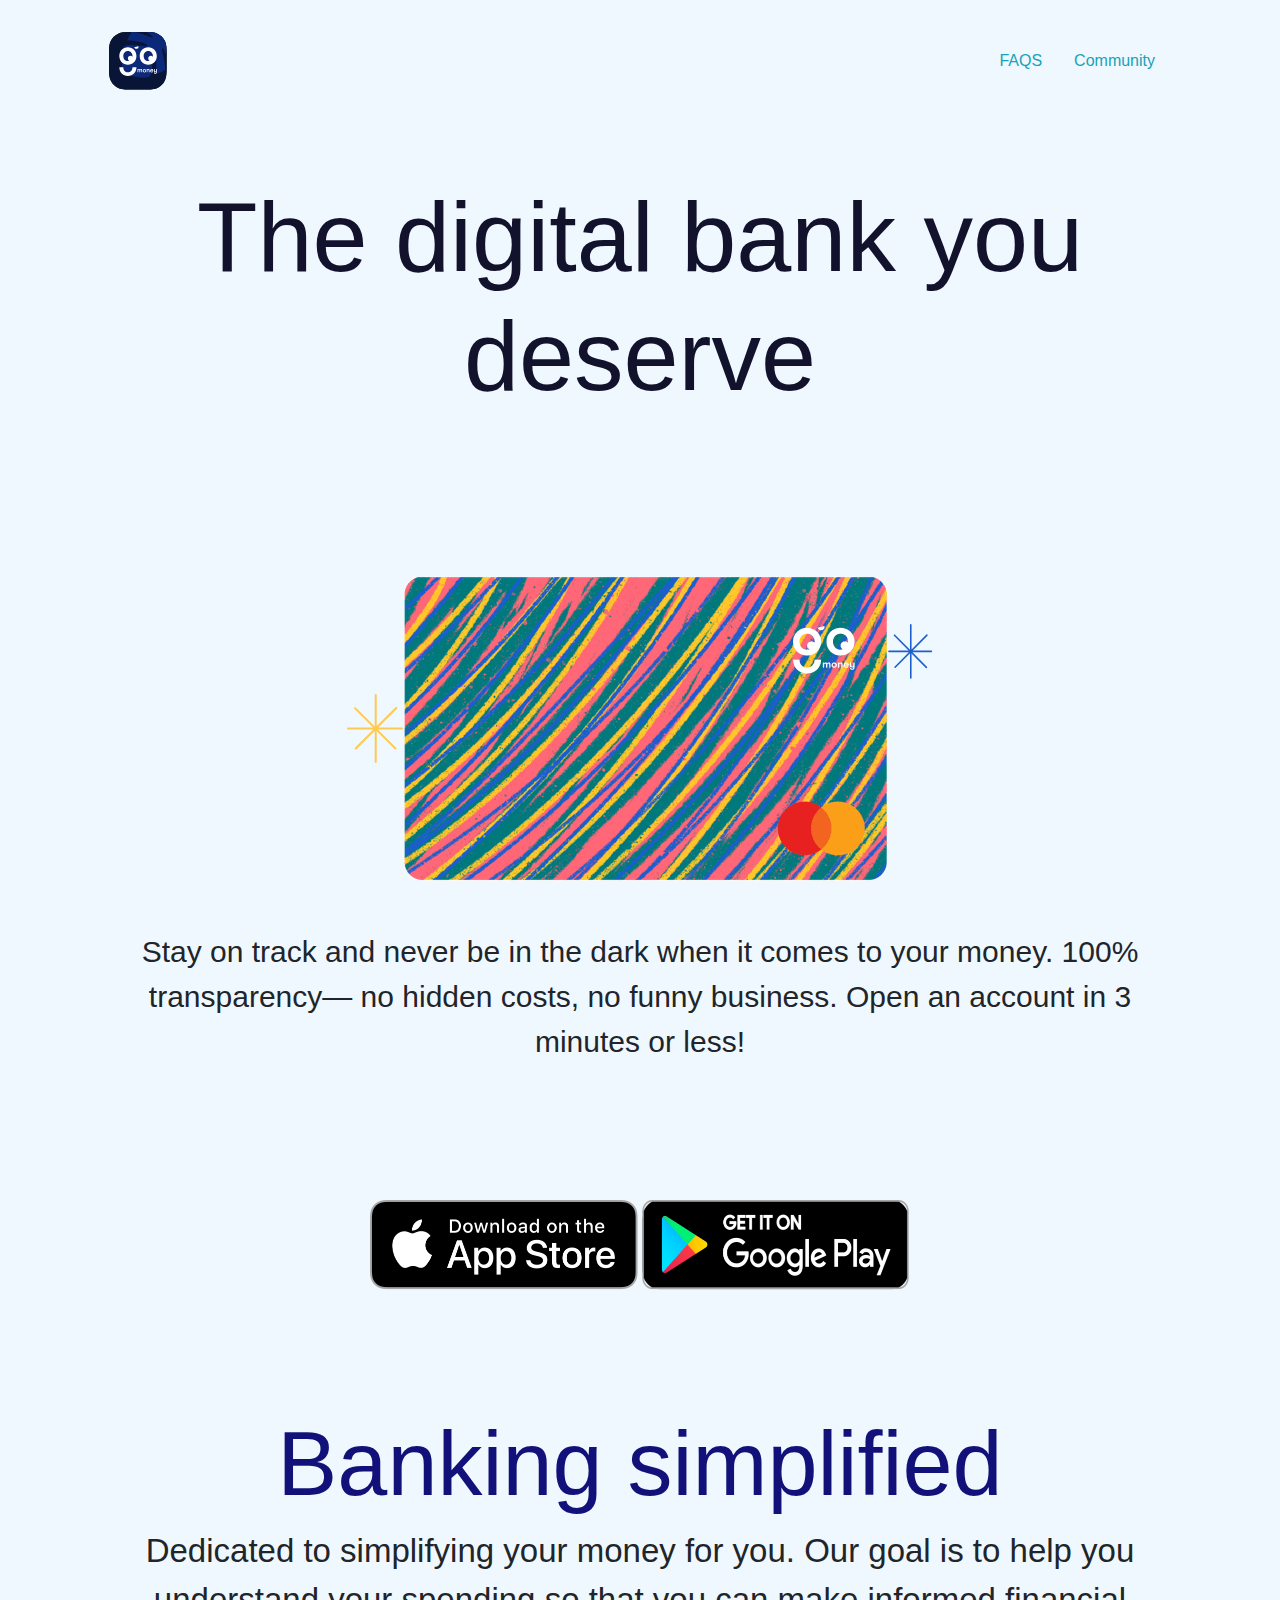
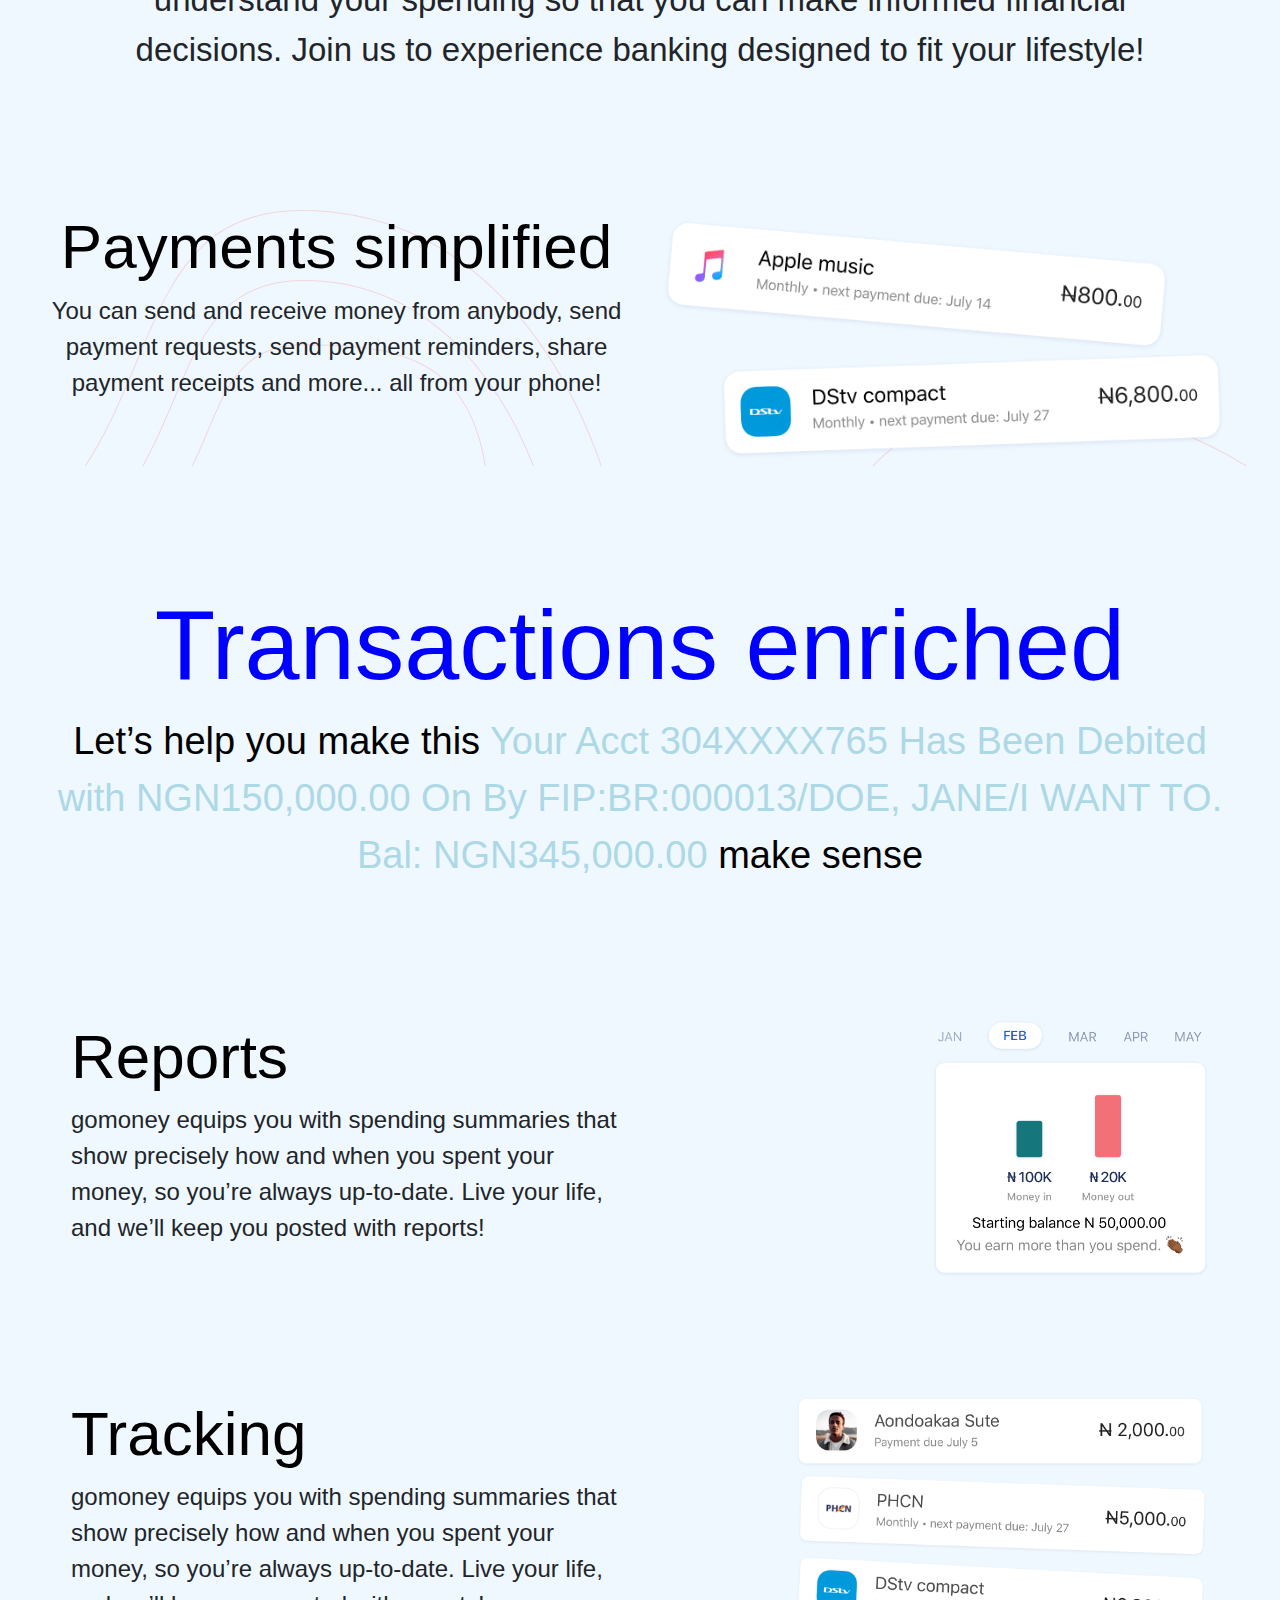
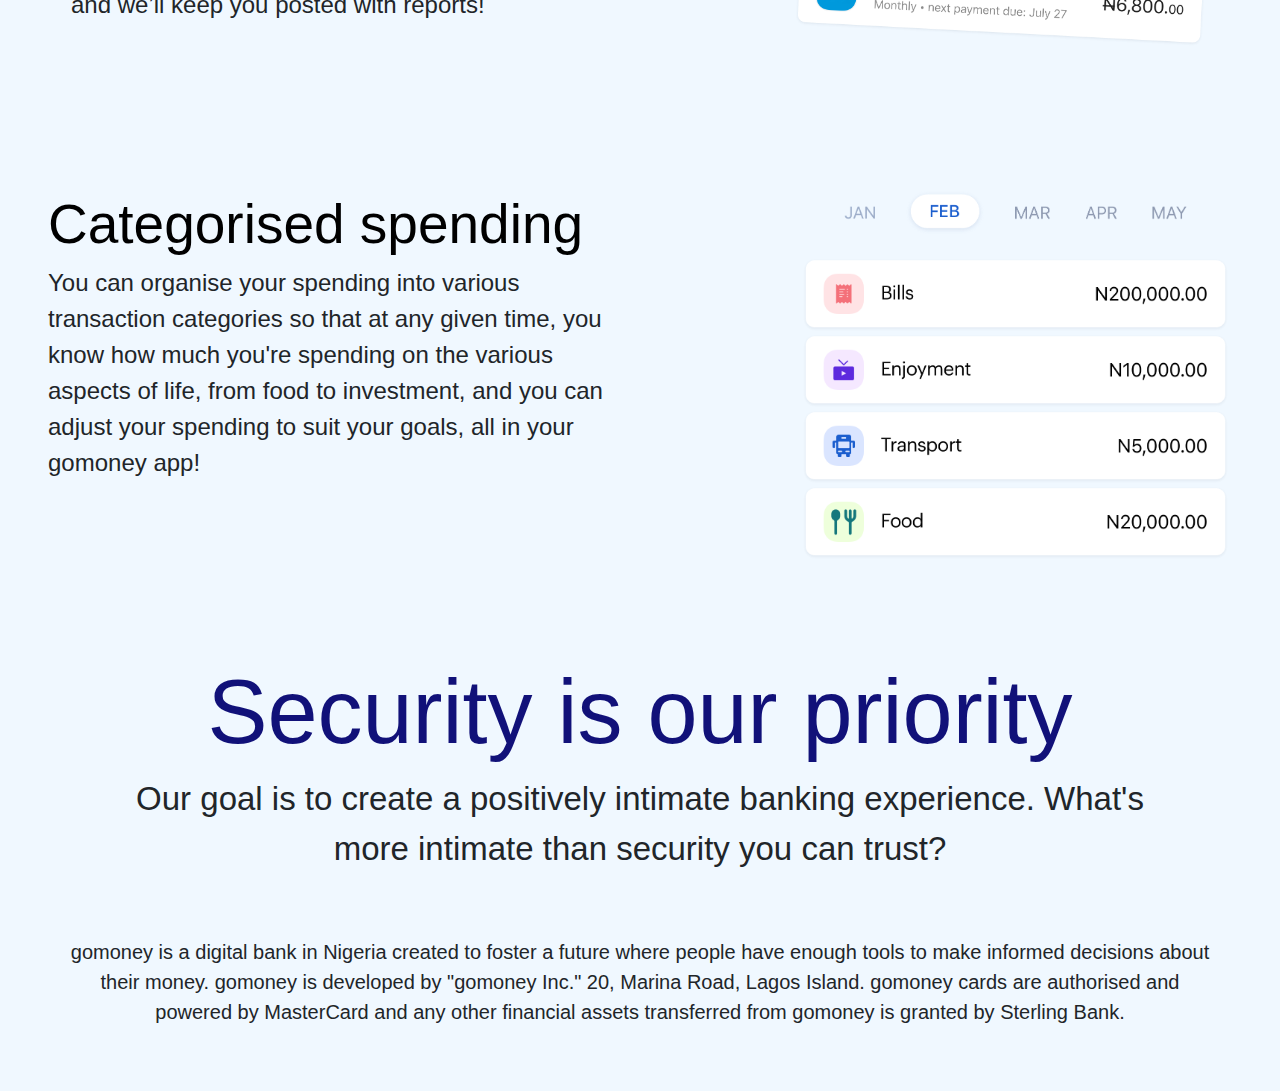
<file: index.html>
<!doctype html>
<head>
    <meta charset="utf-8">
    <meta name="viewport" content="width=device-width initial-scale=1">
    <link rel="stylesheet" href="https://cdn.jsdelivr.net/npm/bootstrap@4.6.2/dist/css/bootstrap.min.css">
    <link rel="stylesheet"  type="text/css" href="custom.css">
    <link rel="stylesheet" href="https://use.fontawesome.com/releases/v5.7.0/css/all.css" integrity="sha384-lZN37f5QGtY3VHgisS14W3ExzMWZxybE1SJSEsQp9S+oqd12jhcu+A56Ebc1zFSJ" crossorigin="anonymous">
</head>

<html lang="en-us">
    <body id="dart">
        <div class="container mt-4">
        <nav class="navbar nav-bar-lg bg-blue mx-2">
            <div class="navbar-header">
                <img src="goar.svg" width="95%">
            </div>
            <div class="navbar-header">
                <ul class="nav">
                    <li class="nav-item">
                        <a class="nav-link text-info" href="#">FAQS</a>
                    </li>
                    <li class="nav-item">
                        <a class="nav-link text-info" href="#">Community</a>
                    </li>
                </ul>
            </div>
        </nav>
        </div>
        <div class="container-fluid mt-2 p-2">
            <div class="jumbotron">
                <h1  class="hero text-center">The digital bank you deserve</h1>
                    <div class="fade d-flex justify-content-center mx-5">            
                            <p class="js-nametag">Your money, your move</p>
                            <p class="js-nametag">No hassle, no stress</p>
                </div>
            </div>
        </div>

            <div class="dero mt-5">
                <div class="container-fluid clearfix sticky">
                    <div class="row px-5 d-flex justify-content-center">
                        <div class="d-flex align-items-center">
                            <img src="go22.svg">
                        </div>
                        <div>
                            <img src="g3.png">
                        </div>
                        <div class="d-flex align-items-start mt-5">
                            <img src="go1.svg" class="float-right">
                        </div>
                    </div>
                </div>
            </div>
            <div class="row mt-5">
                <div class="col-sm-12 text-center d-flex text-wrap px-5">
                   <p class="dat">
                    Stay on track and never be in the dark when it comes to your money.
                    100% transparency— no hidden costs, no funny business. Open an account
                    in 3 minutes or less!
                   </p>
                </div>
            </div><br><br><br>

            <div class="row mt-5 text-center px-5">
                    <div class="mx-auto">
                    <a><img src="ales.png" class="rounded w-25"></a>
                    <a><img src="google.png" class="rounded w-25"></a>
                    </div>
            </div><br><br><br>
            <div class="row mt-5">
                <div class="col-sm-12 text-center">
                    <h2>Banking simplified</h2>
                    <p class="dew">Dedicated to simplifying your money for you. Our goal is to help you
                        understand your spending so that you can make informed financial
                        decisions. Join us to experience banking designed to fit your
                        lifestyle!</p>
                </div>
            </div><br><br><br>
             <div class="row mt-5 px-5 text-center kent">
                <div class="col-sm-6">
                <h2 class="det">Payments simplified</h2><p class="den">
                You can send and receive money from anybody, send payment
                requests, send payment reminders, share payment receipts and
                more... all from your phone!
              </p>
                </div>
                <div class="col-sm-6">
                    <img src="go15.png" width="100%">

                </div>
             </div><br><br><br> 

             <div class="row mt-5 px-5">
                <div class="col-sm-12 text-center">
                  <h1 class="hed">Transactions enriched</h1>
                  <p class="dell">
                    <span>Let’s help you make this</span> Your Acct 304XXXX765 Has Been
                    Debited with NGN150,000.00 On   By
                    FIP:BR:000013/DOE, JANE/I WANT TO. Bal: NGN345,000.00
                   <span>make sense</span></p></div>
                  </p>
                </div>
             </div><br><br><br>
             <div class="row mt-5 px-5 mx-2">
                <div class="col-sm-6">
                <h2 class="det">Reports</h2><p class="den">
                    gomoney equips you with spending summaries that show precisely
                    how and when you spent your money, so you’re always up-to-date.
                    Live your life, and we’ll keep you posted with reports!
              </p>
                </div>
                <div class="col-sm-6 d-flex justify-content-end">
                    <img src="g2.png" width="50%">
                </div>
             </div><br><br><br>

             <div class="row mt-5 px-5 mx-2">
                <div class="col-sm-6">
                <h2 class="det">Tracking</h2><p class="den">
                    gomoney equips you with spending summaries that show
                    precisely how and when you spent your money, so you’re
                    always up-to-date. Live your life, and we’ll keep you posted
                    with reports!
              </p>
                </div>
                <div class="col-sm-6 d-flex justify-content-end">
                    <img src="g4.png" width="75%">
                </div>
             </div>
             <br><br>
             <br>
             <br> 

             <div class="row mt-5 px-5">
                <div class="col-sm-6">
                <h2 class="deg">Categorised spending</h2><p class="den">
                    You can organise your spending into various transaction
                  categories so that at any given time, you know how much
                  you're spending on the various aspects of life, from food to
                  investment, and you can adjust your spending to suit your
                  goals, all in your gomoney app!
              </p>
                </div>
                <div class="col-sm-6 d-flex justify-content-end">
                    <img src="g5.png" width="75%">
                </div>
             </div>
             <br>
             <br> 

             <div class="row mt-5">
                <div class="col-sm-12 text-center">
                    <h2>Security is our priority</h2>
                    <p class="dew">Our goal is to create a positively intimate banking experience.
                        What's more intimate than security you can trust?</p>
                </div>
            </div>
             


             

    </body>
    <footer>
        <div class="row mt-5 mb-5">
         <div class="col-sm-12 text-center">
           <p class="dek">gomoney is a digital bank in Nigeria created to foster a future where
           people have enough tools to make informed decisions about their money.
           gomoney is developed by "gomoney Inc." 20, Marina Road, Lagos Island.
           gomoney cards are authorised and powered by MasterCard and any other
           financial assets transferred from gomoney is granted by Sterling Bank.</p>
         </div>
        </div>
    </footer>
</html>
</file>
<file: custom.css>
body{
    background-color: aliceblue;
}
.jumbotron{
    background-color: aliceblue;
}
h1{

    font-size: 99px;
    font-family: Arial, Helvetica, sans-serif;
    color: rgb(18, 18, 44);
}
h2{
  font-size: 90px;
  font-family: Arial, Helvetica, sans-serif;
  color:rgb(17, 17, 121);
}

.kent{
  padding-left: 8%;
  padding-right: 8%;
  background: url(bg.svg);
}
.dell{
  color: lightblue;
  font-size: 38px;
}
span{
  color: black;
}
.hed{
  color: blue;
}
.deg{
  font-size: 55px;
  color: black;
}
.dek{
  font-size: 20px;
  padding-left: 5%;
  padding-right: 5%;
}

.det{
  font-size: 62px;
  color: black;
}
.den{
  font-size: 24px;
}
.dew{
  font-size: 33px;
  padding-left: 8%;
  padding-right: 8%;
}

.dat{
  font-size: 30px;
  padding-left: 8%;
  padding-right: 8%;
}
p{
    font-size: 400%;
}
.fade{
    font-family: Arial;
    font-size: 20px;
    animation: fadeIn 19s;
    color: blue;

}

@keyframes fadeIn {
    0% { opacity: 0; }
    100% { opacity: 1; }
  }
  
  .js-nametag{
    position: absolute;
  }

 .js-nametag:nth-child(1){
  animation-name: fade;
  animation-fill-mode: both;
  animation-iteration-count: infinite;
  animation-duration: 9s;
  animation-direction: alternate-reverse;  
}
.js-nametag:nth-child(2){
    animation-name: fade;
    animation-fill-mode: both;
    animation-iteration-count: infinite;
    animation-duration: 10s;
    animation-direction: alternate;
  }

@keyframes fade{
    0%,50% {
      opacity: 0;
}
    100%{
      opacity: 1;
  }
} 

.dem{
  width:29px;
}
</file>
